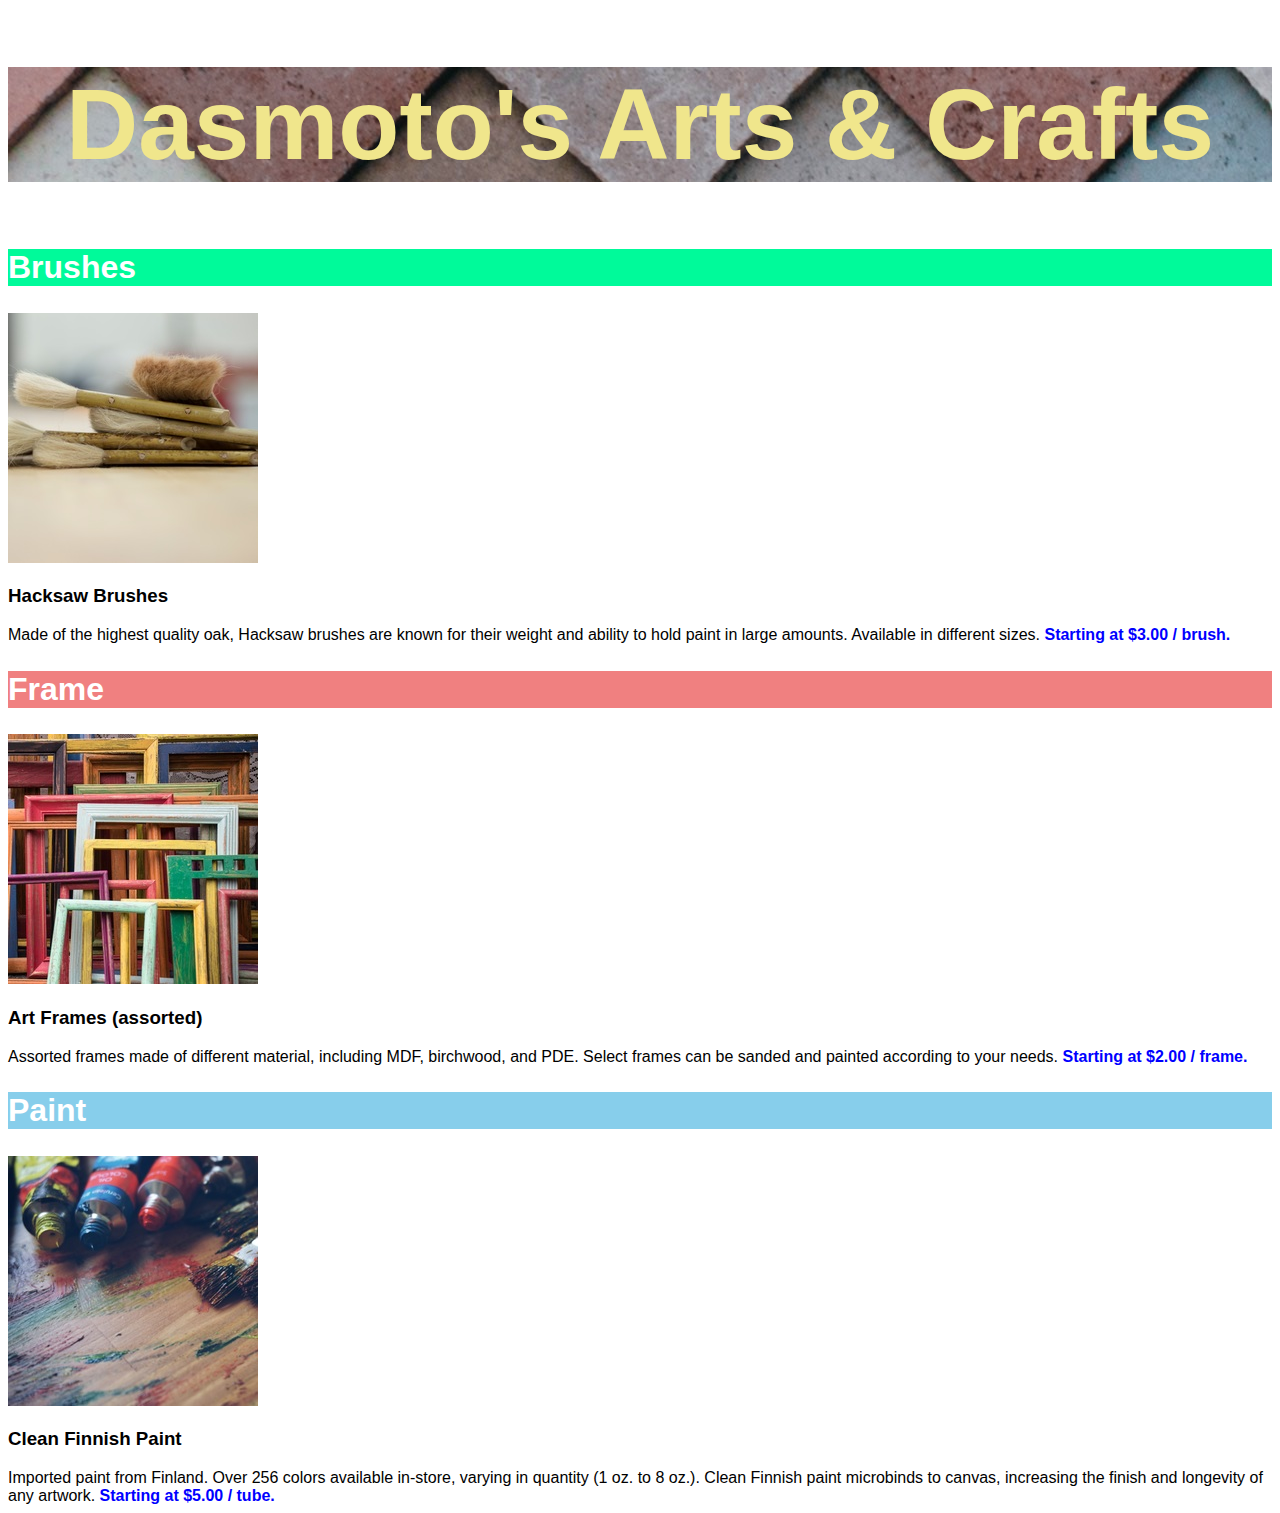
<file: dasmoto art & crafts/index.html>
<!DOCTYPE html>
<html lang="en">
<head>
    <meta charset="UTF-8">
    <meta http-equiv="X-UA-Compatible" content="IE=edge">
    <meta name="viewport" content="width=device-width, initial-scale=1.0">
    <title>Dasmoto_Art&Crafts</title>
    <link rel="stylesheet" href="./index.css">
</head>
<body>
    <header>
        <h1>Dasmoto's Arts & Crafts</h1>
    </header>
    <main>
        <section>
            <h2 id="brush">Brushes</h2>
            <img src="./resources/images/image_2.jpeg" alt="">
            <h3>Hacksaw Brushes</h3>
            <p>Made of the highest quality oak, Hacksaw brushes are known for their weight and ability to hold paint in large amounts. Available in different sizes. </p><span class="price">Starting at $3.00 / brush.</span>
        </section>
        <section>
            <h2 id="frame">Frame</h2>
            <img src="./resources/images/image_3.jpeg" alt="">
            <h3>Art Frames (assorted)</h3>
            <p>Assorted frames made of different material, including MDF, birchwood, and PDE. Select frames can be sanded and painted according to your needs. </p><span class="price">Starting at $2.00 / frame.</span>
        </section>
        <section>
            <h2 id="paint">Paint</h2>
            <img src="./resources/images/image_4.jpeg" alt="">
            <h3>Clean Finnish Paint</h3>
            <p>Imported paint from Finland. Over 256 colors available in-store, varying in quantity (1 oz. to 8 oz.). Clean Finnish paint microbinds to canvas, increasing the finish and longevity of any artwork. </p><span class="price">Starting at $5.00 / tube.</span>
        </section>
    </main>
</body>
</html>
</file>
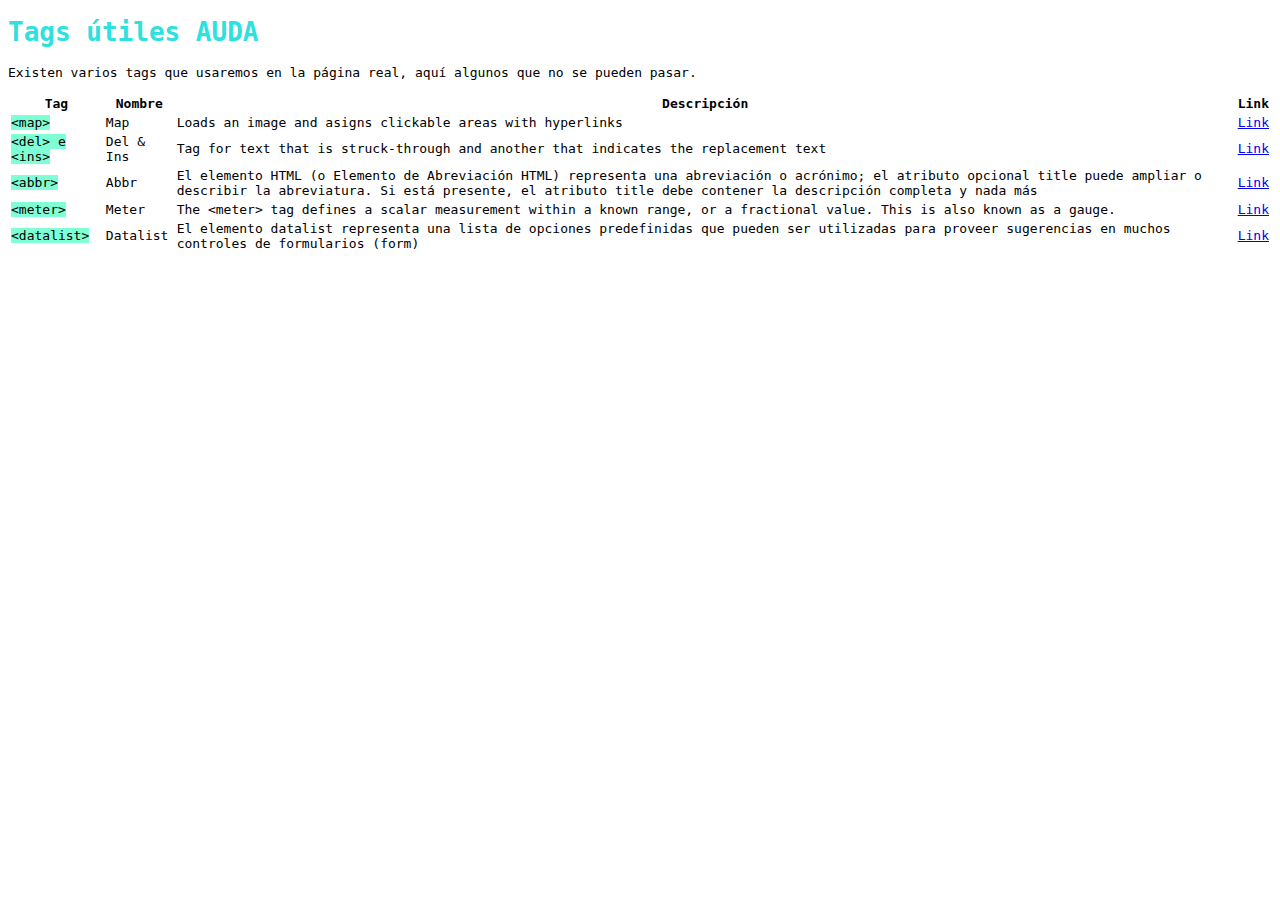
<file: html-css-cheatsheet-starting/index.html>
<!DOCTYPE html>
<html lang="en">
<head>
    <meta charset="UTF-8">
    <meta http-equiv="X-UA-Compatible" content="IE=edge">
    <meta name="viewport" content="width=device-width, initial-scale=1.0">
    <link rel="stylesheet" href="styles.css">
    <title>Tags útiles auda</title>
</head>
<body>
    <header>
        <h1>Tags útiles AUDA</h1>
        <p>Existen varios tags que usaremos en la página real, aquí algunos que no se pueden pasar.</p>
    </header>
    <main>
        <map name=""></map>
        <table>
            <thead>
                <tr>
                    <th>Tag</th>
                    <th>Nombre</th>
                    <th>Descripción</th>
                    <th>Link</th>
                </tr>
            </thead>
            <tbody>
                <tr>
                    <td><span>&ltmap&gt</span></td>
                    <td>Map</td>
                    <td>Loads an image and asigns clickable areas with hyperlinks</td>
                    <td><a href="https://developer.mozilla.org/en-US/docs/Web/HTML/Element/map">Link</a></td>
                </tr>
                <tr>
                    <td><span>&ltdel&gt e &ltins&gt</span></td>
                    <td>Del & Ins</td>
                    <td>Tag for text that is struck-through and another that indicates the replacement text</td>
                    <td><a href="https://blog.duda.co/8-cool-html-tags-you-didn-t-know-existed">Link</a></td>
                </tr>
                <tr>
                    <td><span>&ltabbr&gt</span></td>
                    <td>Abbr</td>
                    <td>El elemento HTML <abbr> (o Elemento de Abreviación HTML) representa una abreviación o acrónimo; el atributo opcional title puede ampliar o describir la abreviatura. Si está presente, el atributo title debe contener la descripción completa y nada más</td>
                    <td><a href="https://developer.mozilla.org/es/docs/Web/HTML/Element/abbr">Link</a></td>
                </tr>
                <tr>
                    <td><span>&ltmeter&gt</span></td>
                    <td>Meter</td>
                    <td>The &ltmeter&gt tag defines a scalar measurement within a known range, or a fractional value. This is also known as a gauge.</td>
                    <td><a href="https://www.w3schools.com/tags/tag_meter.asp">Link</a></td>
                </tr>
                <tr>
                    <td><span>&ltdatalist&gt</span></td>
                    <td>Datalist</td>
                    <td>El elemento datalist representa una lista de opciones predefinidas que pueden ser utilizadas para proveer sugerencias en muchos controles de formularios (form)</td>
                    <td><a href="https://www.htmlquick.com/es/reference/tags/datalist.html">Link</a></td>
                </tr>
            </tbody>
        </table>
    </main>
    <footer>

    </footer>
</body>
</html>
</file>
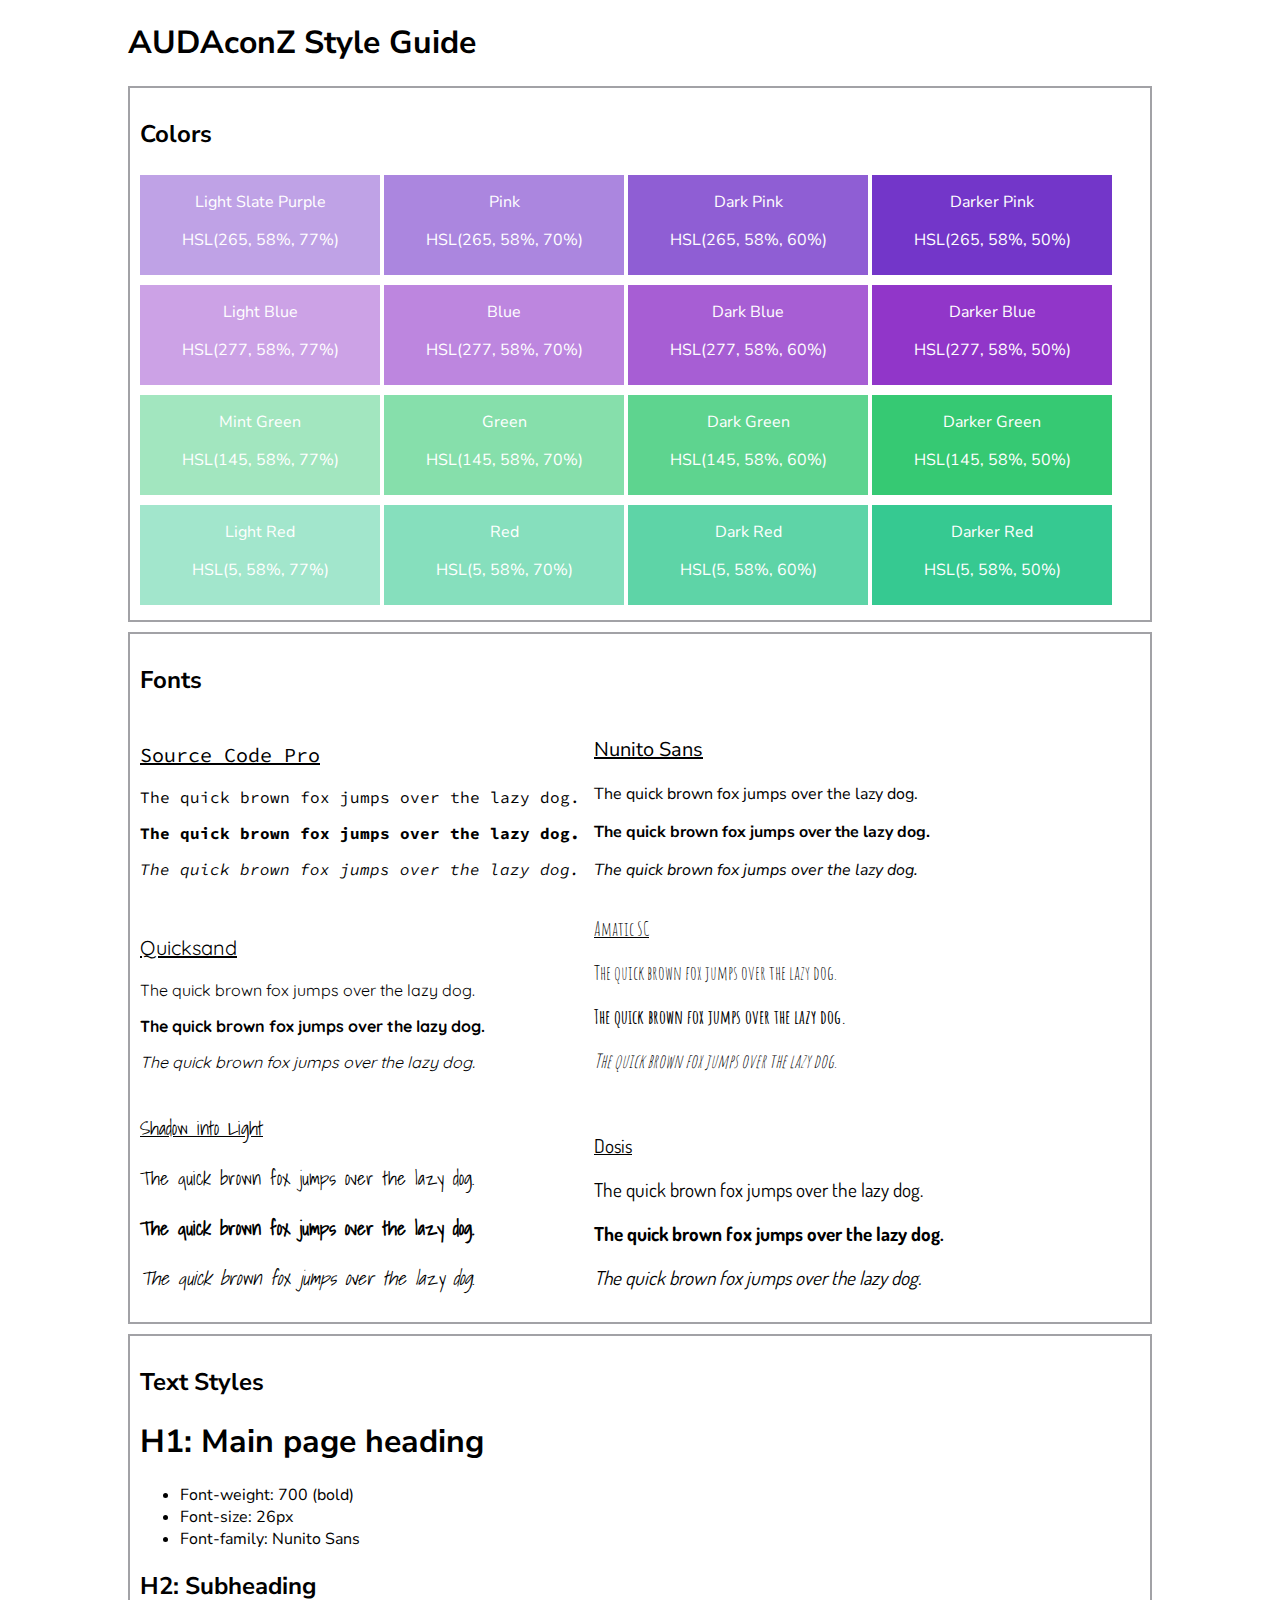
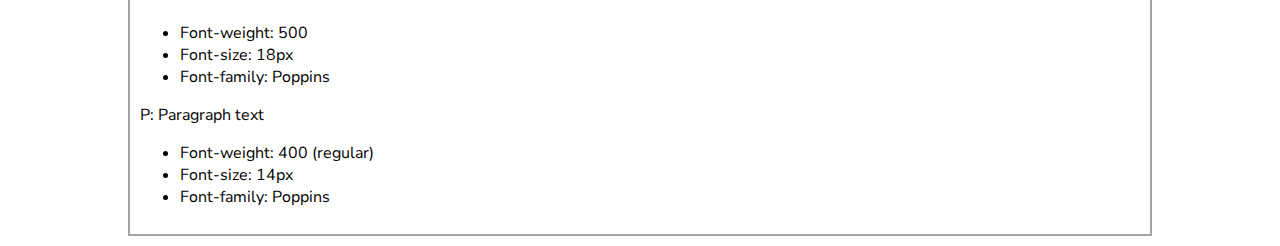
<file: starting/index.html>
<!DOCTYPE html>
<html>
  <head>
    <link
      href="https://fonts.googleapis.com/css?family=Source+Code+Pro:400,700&amp;display=swap"
      rel="stylesheet"
    />
    <link
      href="https://fonts.googleapis.com/css?family=Nunito+Sans:400,400i,700&amp;display=swap"
      rel="stylesheet"
    />
    <link
      href="https://fonts.googleapis.com/css?family=Dosis:wght@400;700&display=swap"
      rel="stylesheet"
    />
    <link
    href="https://fonts.googleapis.com/css2?family=Amatic+SC:wght@400;700&display=swap;"
    rel="stylesheet"
  />
  <link
    href="https://fonts.googleapis.com/css2?family=Shadows+Into+Light&display=swap"
    rel="stylesheet"
  />
  <link
    href="https://fonts.googleapis.com/css2?family=Quicksand:wght@400;700&display=swap"
    rel="stylesheet"
  />

    <link rel="stylesheet" href="./styles.css" />
  </head>
  <body>
    <h1>AUDAconZ Style Guide</h1>
    <div class="container">
      <h2>Colors</h2>
      <div class="color-container">
        <div class="color-panel light-slate-purple">
          <p class="color-label">Light Slate Purple</p>
          <p class="color-hex">HSL(265, 58%, 77%)</p>
        </div>
        <div class="color-panel pink">
          <p class="color-label">Pink</p>
          <p class="color-hex">HSL(265, 58%, 70%)</p>
        </div>
        <div class="color-panel dark-pink">
          <p class="color-label">Dark Pink</p>
          <p class="color-hex">HSL(265, 58%, 60%)</p>
        </div>
        <div class="color-panel darker-pink">
            <p class="color-label">Darker Pink</p>
            <p class="color-hex">HSL(265, 58%, 50%)</p>
          </div>
          <div class="color-panel light-blue">
            <p class="color-label">Light Blue</p>
            <p class="color-hex">HSL(277, 58%, 77%)</p>
          </div>
          <div class="color-panel blue">
            <p class="color-label">Blue</p>
            <p class="color-hex">HSL(277, 58%, 70%)</p>
          </div>
          <div class="color-panel dark-blue">
            <p class="color-label">Dark Blue</p>
            <p class="color-hex">HSL(277, 58%, 60%)</p>
        </div>
        <div class="color-panel darker-blue">
            <p class="color-label">Darker Blue</p>
            <p class="color-hex">HSL(277, 58%, 50%)</p>
        </div>
        <div class="color-panel mint-green">
          <p class="color-label">Mint Green</p>
          <p class="color-hex">HSL(145, 58%, 77%)</p>
        </div>
        <div class="color-panel green">
          <p class="color-label">Green</p>
          <p class="color-hex">HSL(145, 58%, 70%)</p>
        </div>
        <div class="color-panel dark-green">
          <p class="color-label">Dark Green</p>
          <p class="color-hex">HSL(145, 58%, 60%)</p>
        </div>
        <div class="color-panel darker-green">
            <p class="color-label">Darker Green</p>
            <p class="color-hex">HSL(145, 58%, 50%)</p>
        </div>
        <div class="color-panel light-red">
            <p class="color-label">Light Red</p>
            <p class="color-hex">HSL(5, 58%, 77%)</p>
          </div>
          <div class="color-panel red">
            <p class="color-label">Red</p>
            <p class="color-hex">HSL(5, 58%, 70%)</p>
          </div>
          <div class="color-panel dark-red">
            <p class="color-label">Dark Red</p>
            <p class="color-hex">HSL(5, 58%, 60%)</p>
        </div>
        <div class="color-panel darker-red">
            <p class="color-label">Darker Red</p>
            <p class="color-hex">HSL(5, 58%, 50%)</p>
        </div>
      </div>
    </div>
    <div class="container">
      <h2>Fonts</h2>
      <div class="font-container">
        <div class="font-panel">
          <p class="font-label source-code-pro">Source Code Pro</p>
          <p class="regular source-code-pro">
            The quick brown fox jumps over the lazy dog.
          </p>
          <p class="bold source-code-pro">
            The quick brown fox jumps over the lazy dog.
          </p>
          <p class="italic source-code-pro">
            The quick brown fox jumps over the lazy dog.
          </p>
        </div>
        <div class="font-panel">
          <p class="font-label nunito-sans">Nunito Sans</p>
          <p class="regular nunito-sans">
            The quick brown fox jumps over the lazy dog.
          </p>
          <p class="bold nunito-sans">
            The quick brown fox jumps over the lazy dog.
          </p>
          <p class="italic nunito-sans">
            The quick brown fox jumps over the lazy dog.
          </p>
        </div>
        <div class="font-panel">
          <p class="font-label quicksand">Quicksand</p>
          <p class="regular quicksand">
            The quick brown fox jumps over the lazy dog.
          </p>
          <p class="bold quicksand">
            The quick brown fox jumps over the lazy dog.
          </p>
          <p class="italic quicksand">
            The quick brown fox jumps over the lazy dog.
          </p>
        </div>
        <div class="font-panel">
            <p class="font-label amatic-sc">Amatic SC</p>
            <p class="regular amatic-sc">
              The quick brown fox jumps over the lazy dog.
            </p>
            <p class="bold amatic-sc">
              The quick brown fox jumps over the lazy dog.
            </p>
            <p class="italic amatic-sc">
              The quick brown fox jumps over the lazy dog.
            </p>
        </div>
        <div class="font-panel">
            <p class="font-label shadow-into-light">Shadow into Light</p>
            <p class="regular shadow-into-light">
              The quick brown fox jumps over the lazy dog.
            </p>
            <p class="bold shadow-into-light">
              The quick brown fox jumps over the lazy dog.
            </p>
            <p class="italic shadow-into-light">
              The quick brown fox jumps over the lazy dog.
            </p>
        </div>
        <div class="font-panel">
            <p class="font-label dosis">Dosis</p>
            <p class="regular dosis">
              The quick brown fox jumps over the lazy dog.
            </p>
            <p class="bold dosis">
              The quick brown fox jumps over the lazy dog.
            </p>
            <p class="italic dosis">
              The quick brown fox jumps over the lazy dog.
            </p>
        </div>
      </div>
    </div>
    <div class="container">
      <h2>Text Styles</h2>
      <div class="text-container">
        <div class="text-panel">
          <h1>H1: Main page heading</h1>
          <ul>
            <li>Font-weight: 700 (bold)</li>
            <li>Font-size: 26px</li>
            <li>Font-family: Nunito Sans</li>
          </ul>
        </div>
        <div class="text-panel">
          <h2>H2: Subheading</h2>
          <ul>
            <li>Font-weight: 500</li>
            <li>Font-size: 18px</li>
            <li>Font-family: Poppins</li>
          </ul>
        </div>
        <div class="text-panel">
          <p>P: Paragraph text</p>
          <ul>
            <li>Font-weight: 400 (regular)</li>
            <li>Font-size: 14px</li>
            <li>Font-family: Poppins</li>
          </ul>
        </div>
      </div>
    </div>
  </body>
</html>
</file>
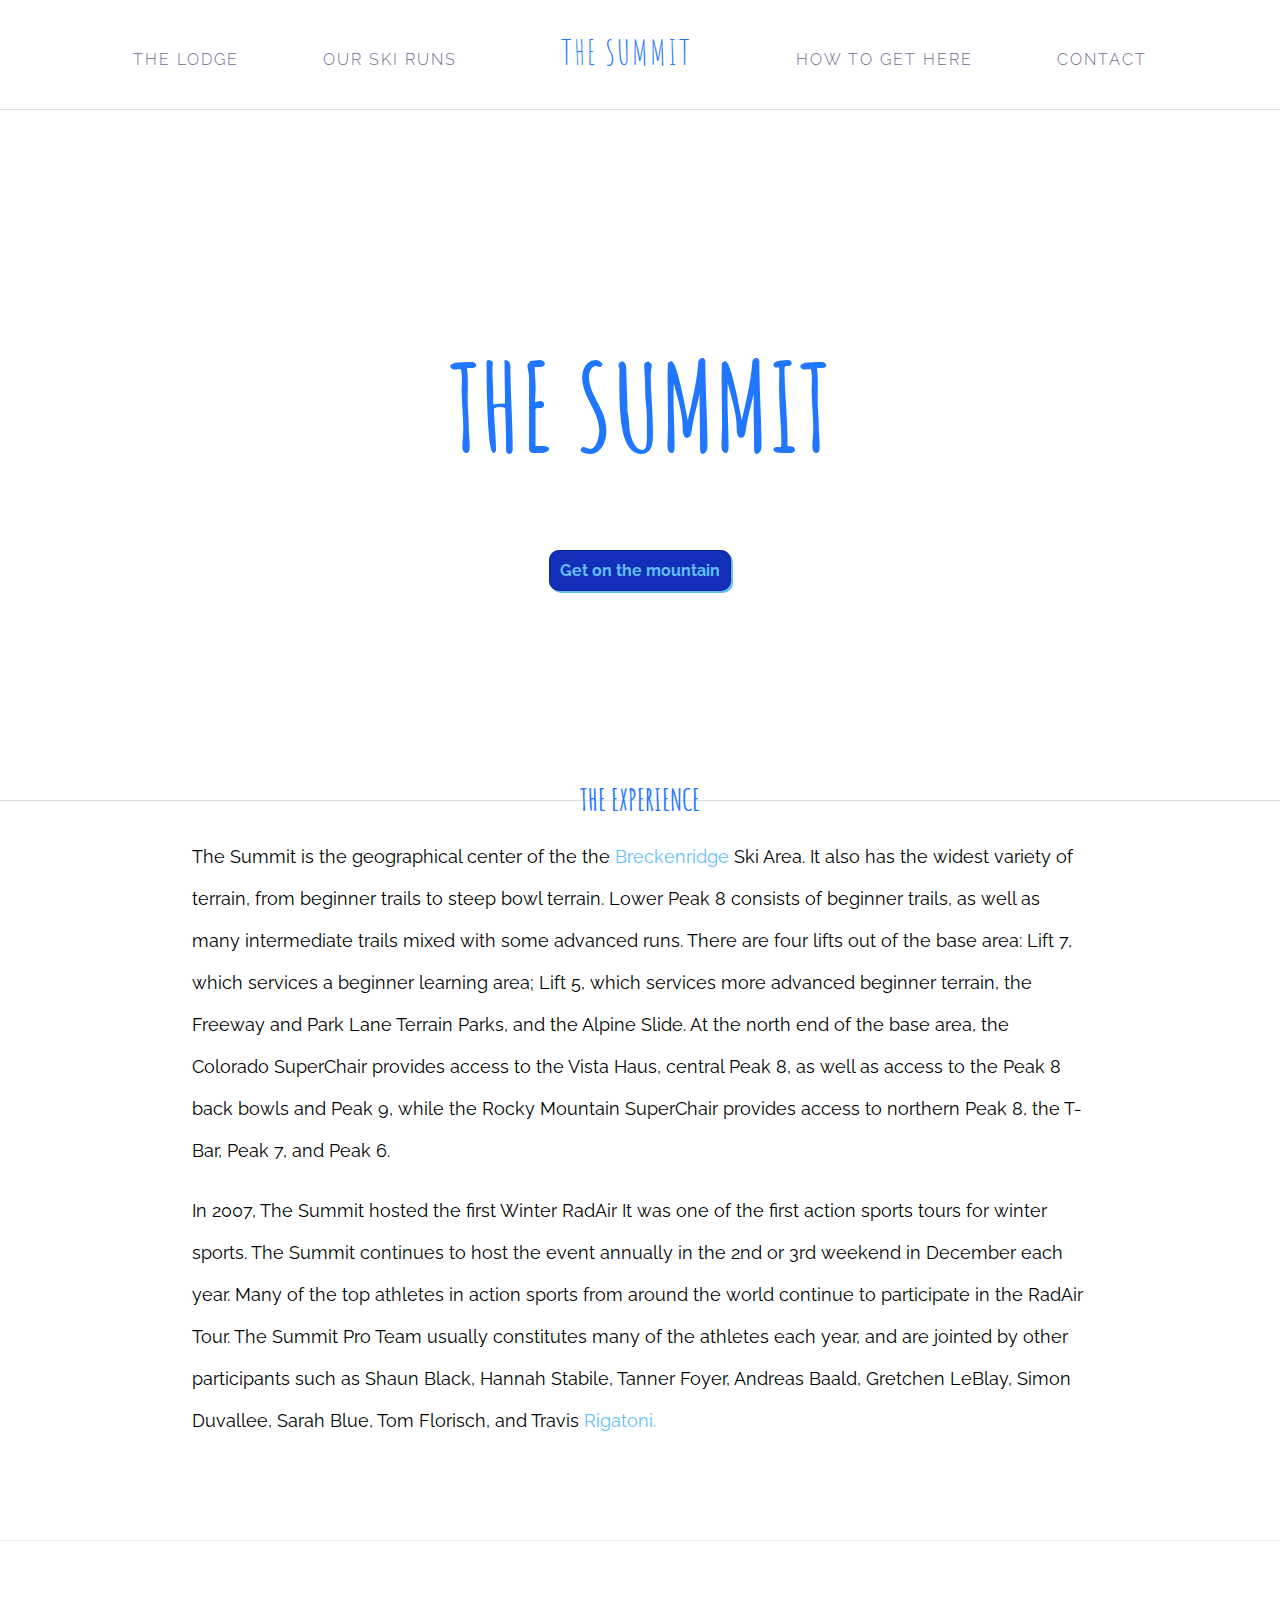
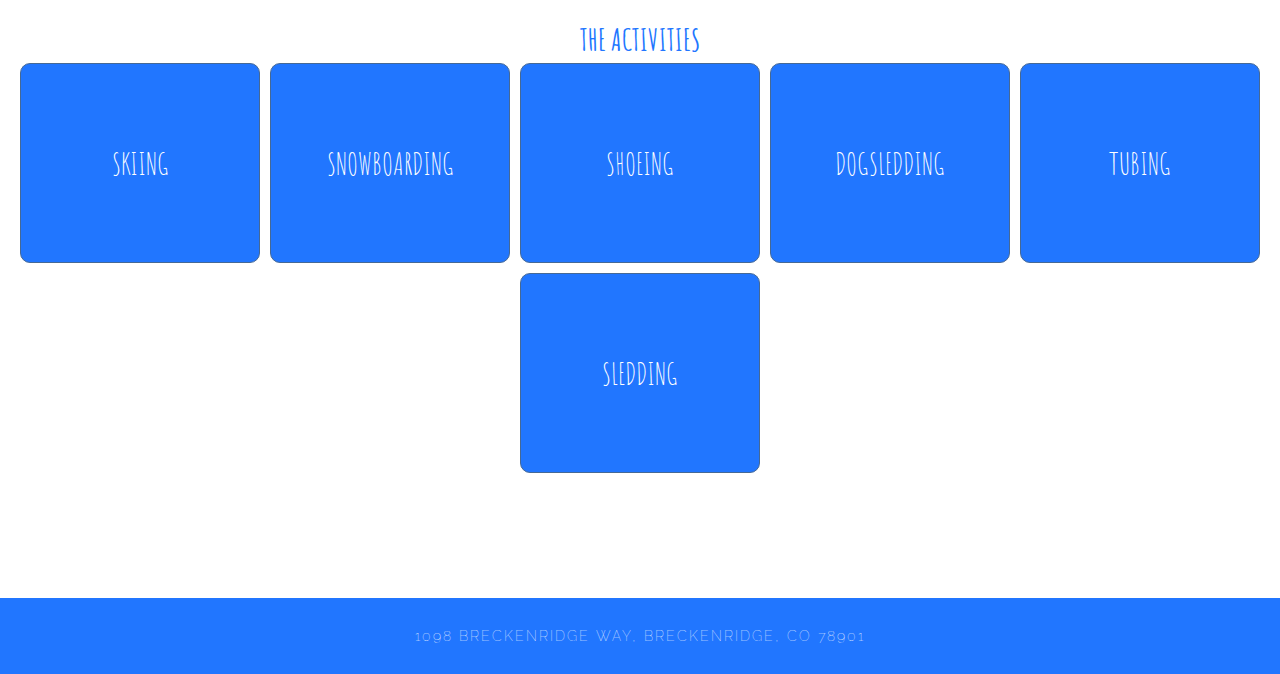
<file: Material/button-skeomorphic-and-flat-design/short-project/index.html>
<!DOCTYPE html>
<html>
  <head>
    <title>Experience the Summit at Breckenridge!</title>
    <link href="https://fonts.googleapis.com/css?family=Amatic+SC|Raleway:100,200,300,400,500,600,700,800,900" rel="stylesheet">
    <link rel="stylesheet" type="text/css" href="starting.css">
    <link rel="stylesheet" type="text/css" href="style.css">
  </head>
<body>
  <div class="navigation">
    <ul>
      <a class="nav-link">The Lodge</a>
      <a class="nav-link">Our Ski Runs</a>
      <a class="nav-link logo">The Summit</a>
      <a class="nav-link">How to Get Here</a>
      <a class="nav-link">Contact</a>
    </ul>
  </div>

  <div class="banner">
    <div class="banner-text">
      <h1>Experience</h1>
      <h2>The Summit</h2>
      <a href="#" class="btn">Get on the mountain</a>
    </div>
  </div>

  <div class="content">
    <h2>The Experience</h2>
    <div class="description">
      <p>The Summit is the geographical center of the the <a href="http://www.gobreck.com/">Breckenridge</a> Ski Area. It also has the widest variety of terrain, from beginner trails to steep bowl terrain. Lower Peak 8 consists of beginner trails, as well as many intermediate trails mixed with some advanced runs. There are four lifts out of the base area: Lift 7, which services a beginner learning area; Lift 5, which services more advanced beginner terrain, the Freeway and Park Lane Terrain Parks, and the Alpine Slide. At the north end of the base area, the Colorado SuperChair provides access to the Vista Haus, central Peak 8, as well as access to the Peak 8 back bowls and Peak 9, while the Rocky Mountain SuperChair provides access to northern Peak 8, the T-Bar, Peak 7, and Peak 6.</p>
      <p>In 2007, The Summit hosted the first Winter RadAir It was one of the first action sports tours for winter sports. The Summit continues to host the event annually in the 2nd or 3rd weekend in December each year. Many of the top athletes in action sports from around the world continue to participate in the RadAir Tour. The Summit Pro Team usually constitutes many of the athletes each year, and are jointed by other participants such as Shaun Black, Hannah Stabile, Tanner Foyer, Andreas Baald, Gretchen LeBlay, Simon Duvallee, Sarah Blue, Tom Florisch, and Travis <a href="https://www.google.com/search?q=rigatoni&rlz=1C5CHFA_enUS751US751&source=lnms&tbm=isch&sa=X&ved=0ahUKEwj5qu257ZvYAhVp3IMKHfkHDyUQ_AUICigB&biw=948&bih=1103">Rigatoni.</a></p>
    </div>
  </div>

  <div class="activities-panel">
    <h2>The Activities</h2>
    <a class="activity">
      Skiing
    </a>
    <a class="activity">
      Snowboarding
    </a>
    <a class="activity">
      Shoeing
    </a>
    <a class="activity">
      Dogsledding
    </a>
    <a class="activity">
      Tubing
    </a>
    <a class="activity">
      Sledding
    </a>
  </div>

  <div class="footer">
    <h2>1098 Breckenridge Way, Breckenridge, CO 78901</h2>
  </div>

  </body>
</html>
</file>
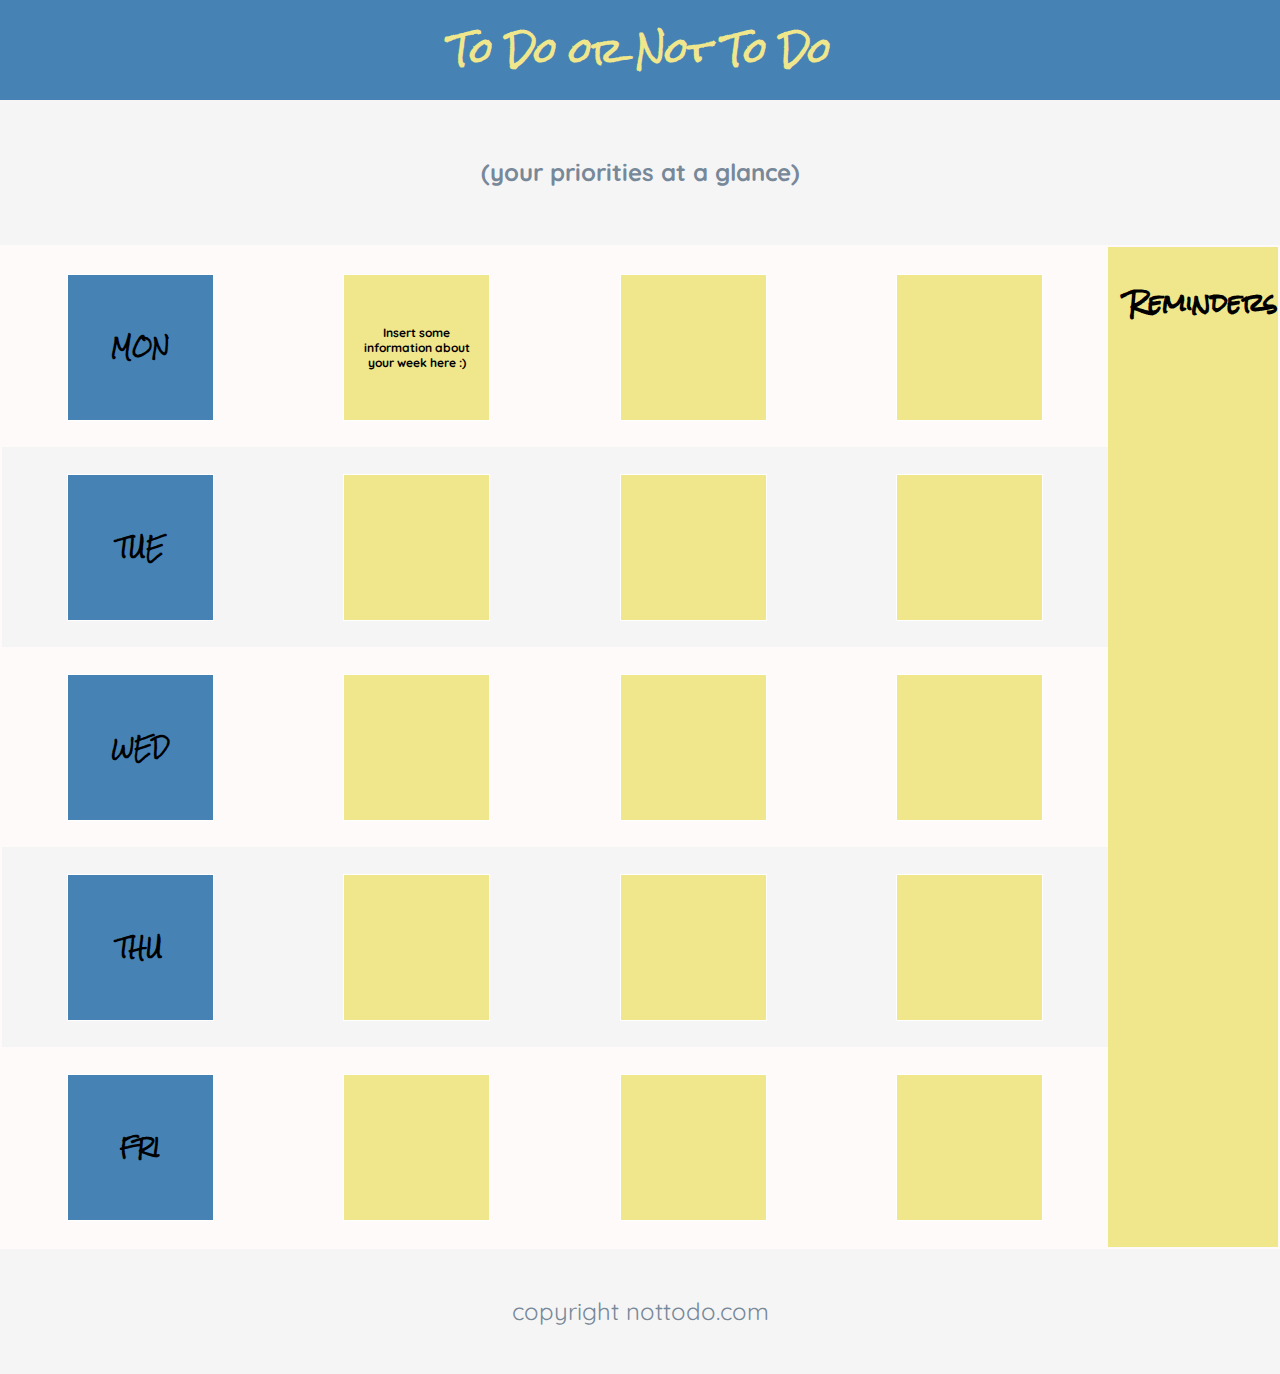
<file: Full-stack-engineer-carreer-path/Web-development-foundations/07-Making-a-website-responsive/03-Layout-with-flexbox/02-flexbox-to-do-app/index.html>
<!DOCTYPE html>
<html>

<head>
  <title>To Do App</title>
  <link rel='stylesheet' href='style.css'>
  <link href='https://fonts.googleapis.com/css?family=Quicksand' rel='stylesheet'>
  <link href='https://fonts.googleapis.com/css?family=Rock+Salt' rel='stylesheet'>
</head>
<body>

  <!-- Header -->
  <div id='header'>
    <h1>To Do or Not To Do</h1>
    <h2 class='tagline'>(your priorities at a glance)</h2>
  </div>

  <!-- App Container -->
  <div class='container'>

    <!-- To Do Section -->
    <div class='week'>
      <div class='row secondary-background'>
        <div class='day square'><h3>MON</h3></div>
        <div class='task square'>
          <p> Insert some information about your week here :) </p>
        </div>
        <div class='task square'></div>
        <div class='task square'></div>
      </div>
      <div class='row'>
        <div class='day square'><h3>TUE</h3></div>
        <div class='task square'></div>
        <div class='task square'></div>
        <div class='task square'></div>
      </div>
      <div class='row secondary-background'>
        <div class='day square'><h3>WED</h3></div>
        <div class='task square'></div>
        <div class='task square'></div>
        <div class='task square'></div>
      </div>
      <div class='row'>
        <div class='day square'><h3>THU</h3></div>
        <div class='task square'></div>
        <div class='task square'></div>
        <div class='task square'></div>
      </div>
      <div class='row secondary-background'>
        <div class='day square'><h3>FRI</h3></div>
        <div class='task square'></div>
        <div class='task square'></div>
        <div class='task square'></div>
      </div>
    </div>

    <!-- Reminders Section -->
    <div class='reminders'>
      <h3>Reminders</h3>
    </div>
  </div>

  <!-- Footer -->
  <footer>
    <span class='tagline'>copyright nottodo.com</span>
  </footer>
</body>
</html>
</file>
<file: dasmoto art & crafts/index.css>
* {
    font-family: Helvetica;
}

h1 {
    background-image: url(./resources/images/image_1.jpeg);
    font-size: 100px;
    font-weight: bold;
    color: khaki;
    text-align: center;
}

h2 {
    font-size: 32px;
    font-weight: bold;
    color: white;
}

#brush {
    background-color: mediumspringgreen;
}

#frame {
    background-color: lightcoral;
}

#paint {
    background-color: skyblue;
}

h3 {
    font-weight: bold;
}

span {
    font-weight: bold;
    color: blue;
}

p {
    display: inline;
}
</file>
<file: html-css-cheatsheet-starting/styles.css>
* {
    font-family: monospace;
}

h1 {
    font-weight: thin;
    color: HSL( 179, 75%, 53% );
}

span {
    background-color: aquamarine;
}
</file>
<file: starting/styles.css>
/* Universal */
body {
    font-family: 'Nunito Sans', sans-serif;
    margin: 0 10%;
  }
  
  .container {
    border: 2px solid #a2a2a6;
    padding: 10px;
    margin: 10px auto;
  }
  
  /* Color */
  
  .color-container {
    width: 100%;
  }
  
  .color-panel {
    display: inline-block;
    width: 24%;
    text-align: center;
    margin: 5px auto;
    min-height: 100px;
  }
  
  .light-slate-purple {
    background-color: HSL(265, 58%, 77%);
    color: #fff;
  }
  
  .pink {
    background-color: HSL(265, 58%, 70%);
    color: #fff;
  }
  
  .dark-pink {
    background-color: HSL(265, 58%, 60%);
    color: #fff;
  }

  .darker-pink {
    background-color: HSL(265, 58%, 50%);
    color: #fff;
  }
  
  .mint-green {
    background-color: HSL(145, 58%, 77%);
    color: #fff;
  }
  
  .green {
    background-color: HSL(145, 58%, 70%);
    color: #fff;
  }
  
  .dark-green {
    background-color: HSL(145, 58%, 60%);
    color: #fff;
  }

  .darker-green {
    background-color: HSL(145, 58%, 50%);
    color: #fff;
  }

  .light-blue {
    background-color: HSL(277, 58%, 77%);
    color: #fff;
  }
  
  .blue {
    background-color: HSL(277, 58%, 70%);
    color: #fff;
  }
  
  .dark-blue {
    background-color: HSL(277, 58%, 60%);
    color: #fff;
  }

  .darker-blue {
    background-color: HSL(277, 58%, 50%);
    color: #fff;
  }

  .light-red {
    background-color: HSL(157, 58%, 77%);
    color: #fff;
  }
  
  .red {
    background-color: HSL(157, 58%, 70%);
    color: #fff;
  }
  
  .dark-red {
    background-color: HSL(157, 58%, 60%);
    color: #fff;
  }

  .darker-red {
    background-color: HSL(157, 58%, 50%);
    color: #fff;
  }
  
  /* Font */
  
  .font-panel {
    width: 45%;
    display: inline-block;
  }
  
  .font-label {
    font-size: 20px;
    text-decoration: underline;
  }
  
  .bold {
    font-weight: 700;
  }
  
  .italic {
    font-style: italic;
  }
  
  .source-code-pro {
    font-family: 'Source Code Pro', monospace;
  }
  
  .quicksand {
    font-family: 'Quicksand', sans-serif;
  }

  .amatic-sc {
    font-family: 'Amatic SC', cursive;
    font-size: larger;
  }

  .shadow-into-light {
    font-family: 'Shadows Into Light', cursive;
    font-size: larger;
  }
  
  .dosis {
    font-family: 'Dosis', sans-serif;
    font-size: larger;
  }

  /* text styles */
</file>
<file: Material/button-skeomorphic-and-flat-design/short-project/starting.css>
.nav-link:visited {
    color: #ffffff;
  }

.nav-link:hover {
  font-weight: bold;
  color: HSL(230, 81%, 40%);
}
  
.btn {
  color: HSL(230, 81%, 40%);
  font-weight: bold;
  font-family: 'Raleway', sans-serif;
  border: 1px HSLA(230, 81%, 20%, 50%) solid;
  padding: 10px;
  background-color: HSLA(230, 81%, 40%, 100%);
  text-decoration: none;
  border-radius: 10px;
  box-shadow: 2px 2px;
}

.btn:hover {
  background-color: HSLA(230, 81%, 100%, 80%);
}

.btn:active {
  background-color: HSLA(230, 81%, 40%, 80%);
  color: #ffffff;
}

  a {
    cursor: pointer;
    text-decoration: underline;
  }
  
  a:link {
    color: #61bff9;
  }
  
  a:visited {
    color: #466995;
  }
  
  a:hover { 
    text-decoration: none;
  }
  
  a:active, .activity:active {
    color:#DBE9EE;
  }
  
  .activity {
    color: HSL(230, 81%, 40%);
    border: 1px solid #466995;
    cursor: pointer;
    text-decoration: none;
    border-radius: 10px;
    box-shadow: 0px 4px;
  }
  
  .activity:hover {
    background-color: #61bff9;
    color: #ffffff;
    box-shadow: 10px;
  }
  
  .activity:active {
    color: #ffffff;
  }
</file>
<file: Material/button-skeomorphic-and-flat-design/short-project/style.css>
body{
    background-color: #ffffff;
    margin: 0px;
    padding:0px;
  }
  .navigation{
    box-sizing: border-box;
    background-color: #ffffff;
    border-bottom: 1px solid #dddddd;
    left: 0px;
    overflow-y: auto;
    padding:30px;
    position: fixed;
    text-align: center;
    top: 0px;
    width: 100%;
    z-index: 999;
  }
  ul{
    margin: 0px;
    padding: 0px;
  }
  .navigation a{
    color: #736B92;
    display: inline-block;
    font-family: 'Raleway', sans-serif;
    font-size: 16px;
    font-weight: 300;
    letter-spacing: 2px;
    padding: 10px 40px;
    text-transform: uppercase;
  }
  a.logo{
    color: #2176FF;
    font-family: 'Amatic SC',sans-serif;
    font-size: 34px;
    padding: 0px 60px;
    text-align: center;
    text-transform: uppercase;
  }
  .banner{
    background-image: url("https://images.unsplash.com/photo-1418290232843-5d7a0bd93f7d?dpr=1&auto=format&crop=entropy&fit=crop&w=1500&h=1001&q=80&cs=tinysrgb");
    background-position: center top;
    background-size: cover;
    border-bottom: 1px solid #dddddd;
    height: 700px;
    position: relative;
    text-align: center;
    top: 100px;
    width: 100%;
  }
  .banner-text{
    position: relative;
    top: 200px;
  }
  h1{
    color: #ffffff;
    font-family: 'Raleway',sans-serif;
    font-size: 60px;
    font-weight: 100;
    letter-spacing: 2px;
    margin: 0px;
    text-align: center;
    text-transform: uppercase;
  }
  h2{
    color: #2176FF;
    font-family: 'Amatic SC',sans-serif;
    font-size: 30px;
    margin: 0px;
    text-align: center;
    text-transform: uppercase;
  }
  .banner h2{
    font-size: 120px;
    margin: -40px 0px 80px 0px;
  }
  .content{
    background-image: url('https://content.codecademy.com/courses/learn-links-and-buttons/project/mountain1.jpg');
    background-position: center top;
    background-size: cover;
    border-bottom: 1px solid #eeeeee;
    margin: 0 auto;
    overflow-y: auto;
    padding: 80px 0px;
    position: relative;
    text-align: center;
  }
  p{
    color: #000000;
    font-family: 'Raleway',sans-serif;
    font-size: 18px;
    line-height: 42px;
    text-align: left;
  }
  .description{
    display: inline-block;
    width: 70%;
  }
  .activities-panel{
    margin-bottom: 40px;
    padding: 80px 0px;
    text-align: center;
    display: flex;
    align-items: flex-start;
    flex-wrap: wrap;
    justify-content: center;
  }
  .activities-panel h2 {
    width: 100%;
  }
  .activity{
    background-color: #2176FF;
    box-sizing: border-box;
    width: 240px;
    height: 200px;
    display: flex;
    align-items: center;
    justify-content: center;
    color: #fff;
    font-family: 'Amatic SC',sans-serif;
    font-size: 30px;
    text-align: center;
    text-transform: uppercase;
    margin: 5px;
  }
  .footer{
    background-color: #2176FF;
    padding: 30px;
    text-align: center;
  }
  .footer h2{
    color: #ffffff;
    font-family: 'Raleway',sans-serif;
    font-size: 14px;
    font-weight: 100;
    letter-spacing: 2px;
  }
  
  a {
    cursor: default;
    text-decoration-line: none;
  }
</file>
<file: Full-stack-engineer-carreer-path/Web-development-foundations/07-Making-a-website-responsive/03-Layout-with-flexbox/02-flexbox-to-do-app/style.css>
/* Universal Styles */
body {
    margin: 0px;
    background-color: whitesmoke;
    font-family: 'Rock Salt', cursive;
    text-align: center;
  }
  
  .secondary-background {
    background-color: snow;
  }
  
  .tagline {
    font-family: 'Quicksand', sans-serif;
    color: lightslategrey;
    line-height: 125px;
  }
  
  /* Header */
  h1 {
    margin: 0;
    background-color: steelblue;
    line-height: 100px;
    color: khaki;
  }
  
  h2 {
    margin: 10px;
  }
  
  /* App Container */
  .container {
    border: 2px solid snow;
    display: flex;
  }
  
  /* To Do Section */
  .week {
    display: inline-flex;
    flex-grow: 3;
    flex-direction: column;
  }
  
  .row {
    min-height: 200px;
    display: flex;
    flex-wrap: wrap;
    justify-content: space-around;
    align-items: center;
  }
  
  .square {
    width: 125px;
    height: 125px;
    padding: 10px;
    display: flex;
    justify-content: center;
    align-items: center;
  
  }
  
  .day.square {
    background-color: steelblue;
    border: 1px solid white;
  }
  
  .task.square {
    background-color: khaki;
    border: 1px solid white;
  }
  
  .task p {
    font-family: 'Quicksand', sans-serif;
    font-weight: 700;
    font-size: 12px;
  }
  
  /* Reminders */
  .reminders {
    background-color: khaki;
  }
  
  .reminders h3 {
    width: 100%;
    margin: 10px;
    color: black;
    line-height: 90px;
    font-size: 24px;
    flex-grow: 2;
  }
  
  /* Footer */
  footer {
    font-size: 24px;
  }
</file>
